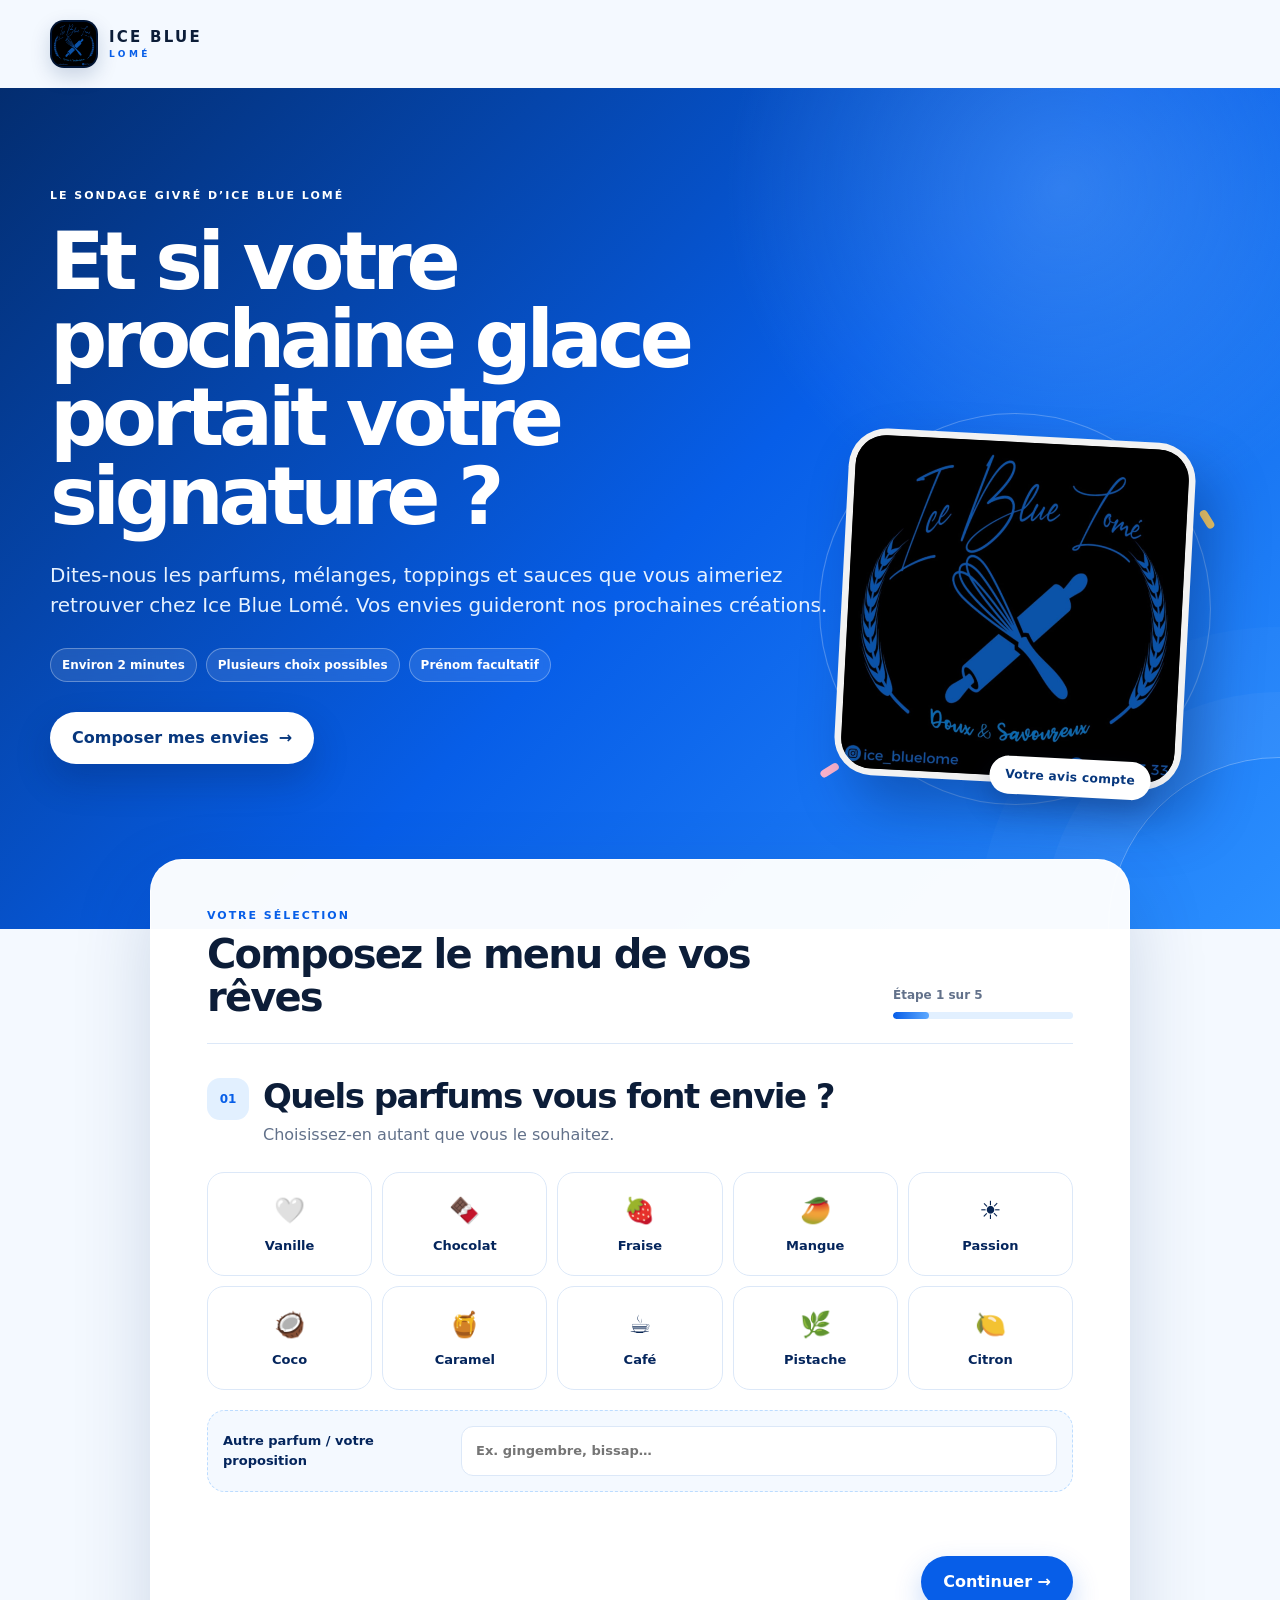
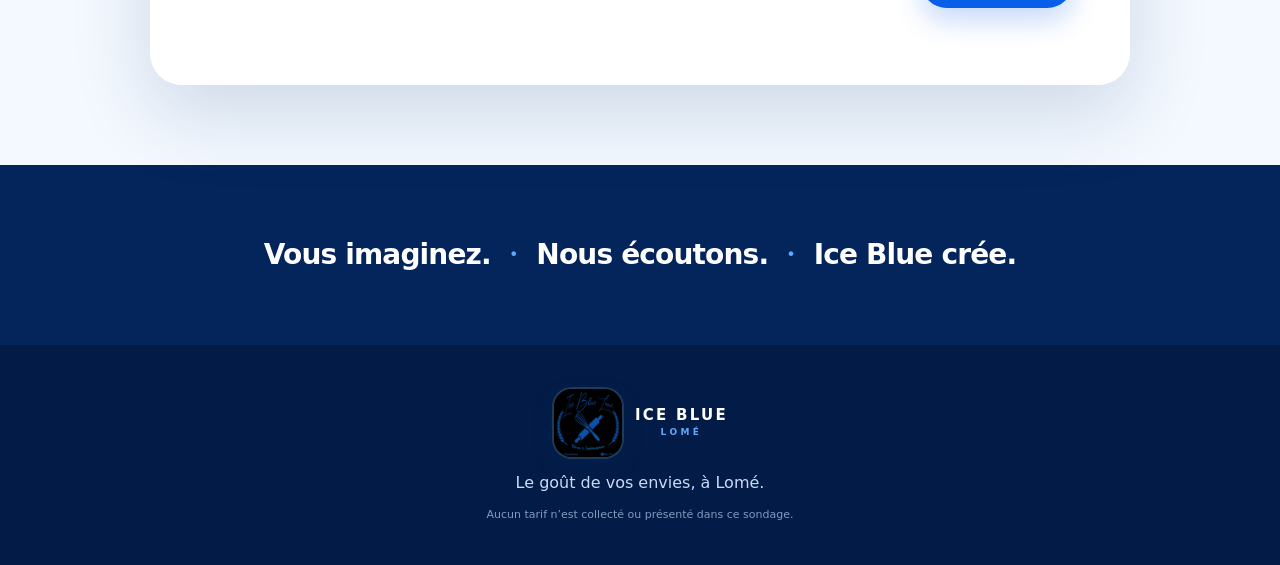
<file: index.html>
<!doctype html>
<html lang="fr">
  <head>
    <meta charset="utf-8" />
    <meta name="viewport" content="width=device-width, initial-scale=1" />
    <meta name="theme-color" content="#075ee8" />
    <meta
      name="description"
      content="Participez au sondage Ice Blue Lomé et composez les glaces, mélanges, toppings et sauces que vous aimeriez découvrir."
    />
    <title>Votre glace idéale | Ice Blue Lomé</title>
    <link rel="icon" type="image/jpeg" href="assets/logo-ice-blue-lome.jpeg" />
    <link rel="stylesheet" href="assets/styles.css" />
    <script src="assets/config.js"></script>
    <script src="assets/form.js" defer></script>
  </head>
  <body class="survey-page">
    <a class="skip-link" href="#sondage">Aller au sondage</a>

    <header class="site-header">
      <a class="brand" href="index.html" aria-label="Ice Blue Lomé, accueil">
        <img class="brand-logo-img" src="assets/logo-ice-blue-lome.jpeg" alt="" />
        <span class="brand-copy"><strong>ICE BLUE</strong><small>LOMÉ</small></span>
      </a>
    </header>

    <main>
      <section class="hero" aria-labelledby="hero-title">
        <div class="hero-copy">
          <p class="eyebrow">Le sondage givré d’Ice Blue Lomé</p>
          <h1 id="hero-title">Et si votre prochaine glace portait votre signature&nbsp;?</h1>
          <p class="hero-lead">
            Dites-nous les parfums, mélanges, toppings et sauces que vous aimeriez retrouver chez
            Ice Blue Lomé. Vos envies guideront nos prochaines créations.
          </p>
          <div class="hero-meta" aria-label="Informations sur le sondage">
            <span>Environ 2 minutes</span>
            <span>Plusieurs choix possibles</span>
            <span>Prénom facultatif</span>
          </div>
          <button class="button button-primary hero-cta" type="button" data-start>
            Composer mes envies <span aria-hidden="true">→</span>
          </button>
        </div>
        <div class="hero-art" aria-hidden="true">
          <div class="orbit orbit-one"></div>
          <div class="orbit orbit-two"></div>
          <div class="hero-logo-frame">
            <img src="assets/logo-ice-blue-lome.jpeg" alt="" />
            <span>Votre avis compte</span>
          </div>
          <span class="sprinkle sprinkle-one"></span>
          <span class="sprinkle sprinkle-two"></span>
          <span class="sprinkle sprinkle-three"></span>
        </div>
      </section>

      <section class="survey-shell" id="sondage" aria-labelledby="survey-title">
        <div class="survey-intro">
          <div>
            <p class="eyebrow eyebrow-blue">Votre sélection</p>
            <h2 id="survey-title">Composez le menu de vos rêves</h2>
          </div>
          <div class="step-status" aria-live="polite">
            <span id="step-label">Étape 1 sur 5</span>
            <div class="progress-track" aria-hidden="true"><span id="progress-bar"></span></div>
          </div>
        </div>

        <div class="demo-banner" id="demo-banner" hidden>
          <strong>Mode aperçu.</strong> Votre réponse reste uniquement sur cet appareil tant que le Google Sheet
          n’est pas connecté.
        </div>

        <form id="survey-form" novalidate>
          <input class="honeypot" type="text" name="website" tabindex="-1" autocomplete="off" />

          <section class="form-step is-active" data-step="1" aria-labelledby="step-1-title">
            <div class="step-heading">
              <span class="step-number">01</span>
              <div>
                <h3 id="step-1-title">Quels parfums vous font envie&nbsp;?</h3>
                <p>Choisissez-en autant que vous le souhaitez.</p>
              </div>
            </div>
            <fieldset class="choice-fieldset" data-required-group="flavors">
              <legend class="sr-only">Parfums préférés</legend>
              <div class="choice-grid">
                <label class="choice-card"><input type="checkbox" name="flavors" value="Vanille" /><span class="choice-emoji">🤍</span><span>Vanille</span></label>
                <label class="choice-card"><input type="checkbox" name="flavors" value="Chocolat" /><span class="choice-emoji">🍫</span><span>Chocolat</span></label>
                <label class="choice-card"><input type="checkbox" name="flavors" value="Fraise" /><span class="choice-emoji">🍓</span><span>Fraise</span></label>
                <label class="choice-card"><input type="checkbox" name="flavors" value="Mangue" /><span class="choice-emoji">🥭</span><span>Mangue</span></label>
                <label class="choice-card"><input type="checkbox" name="flavors" value="Fruit de la passion" /><span class="choice-emoji">☀️</span><span>Passion</span></label>
                <label class="choice-card"><input type="checkbox" name="flavors" value="Coco" /><span class="choice-emoji">🥥</span><span>Coco</span></label>
                <label class="choice-card"><input type="checkbox" name="flavors" value="Caramel" /><span class="choice-emoji">🍯</span><span>Caramel</span></label>
                <label class="choice-card"><input type="checkbox" name="flavors" value="Café" /><span class="choice-emoji">☕</span><span>Café</span></label>
                <label class="choice-card"><input type="checkbox" name="flavors" value="Pistache" /><span class="choice-emoji">🌿</span><span>Pistache</span></label>
                <label class="choice-card"><input type="checkbox" name="flavors" value="Citron" /><span class="choice-emoji">🍋</span><span>Citron</span></label>
              </div>
            </fieldset>
            <label class="other-field">
              <span>Autre parfum / votre proposition</span>
              <input type="text" name="otherFlavor" maxlength="120" placeholder="Ex. gingembre, bissap…" />
            </label>
            <p class="field-error" data-error="flavors" role="alert"></p>
          </section>

          <section class="form-step" data-step="2" aria-labelledby="step-2-title" hidden>
            <div class="step-heading">
              <span class="step-number">02</span>
              <div>
                <h3 id="step-2-title">Quels mélanges aimeriez-vous goûter&nbsp;?</h3>
                <p>Sélectionnez les associations qui vous attirent.</p>
              </div>
            </div>
            <fieldset class="choice-fieldset" data-required-group="mixes">
              <legend class="sr-only">Mélanges de saveurs préférés</legend>
              <div class="choice-grid choice-grid-wide">
                <label class="choice-card choice-card-text"><input type="checkbox" name="mixes" value="Vanille + chocolat" /><span>Vanille</span><b>+</b><span>Chocolat</span></label>
                <label class="choice-card choice-card-text"><input type="checkbox" name="mixes" value="Fraise + vanille" /><span>Fraise</span><b>+</b><span>Vanille</span></label>
                <label class="choice-card choice-card-text"><input type="checkbox" name="mixes" value="Mangue + passion" /><span>Mangue</span><b>+</b><span>Passion</span></label>
                <label class="choice-card choice-card-text"><input type="checkbox" name="mixes" value="Coco + chocolat" /><span>Coco</span><b>+</b><span>Chocolat</span></label>
                <label class="choice-card choice-card-text"><input type="checkbox" name="mixes" value="Caramel + café" /><span>Caramel</span><b>+</b><span>Café</span></label>
                <label class="choice-card choice-card-text"><input type="checkbox" name="mixes" value="Pistache + chocolat" /><span>Pistache</span><b>+</b><span>Chocolat</span></label>
                <label class="choice-card choice-card-text"><input type="checkbox" name="mixes" value="Je préfère un seul parfum" /><span>Je préfère</span><b>1</b><span>seul parfum</span></label>
              </div>
            </fieldset>
            <label class="other-field featured-other">
              <span>Autre mélange / votre proposition</span>
              <input type="text" name="otherMix" maxlength="160" placeholder="Ex. coco + passion" />
            </label>
            <p class="field-error" data-error="mixes" role="alert"></p>
          </section>

          <section class="form-step" data-step="3" aria-labelledby="step-3-title" hidden>
            <div class="step-heading">
              <span class="step-number">03</span>
              <div>
                <h3 id="step-3-title">Ajoutons du croquant</h3>
                <p>Quels toppings aimeriez-vous ajouter à votre glace&nbsp;?</p>
              </div>
            </div>
            <fieldset class="choice-fieldset" data-required-group="toppings">
              <legend class="sr-only">Toppings préférés</legend>
              <div class="choice-grid">
                <label class="choice-card"><input type="checkbox" name="toppings" value="Brisures de biscuits chocolatés" /><span class="choice-emoji">🍪</span><span>Biscuits chocolatés</span></label>
                <label class="choice-card"><input type="checkbox" name="toppings" value="Brisures de spéculoos" /><span class="choice-emoji">✨</span><span>Spéculoos</span></label>
                <label class="choice-card"><input type="checkbox" name="toppings" value="Éclats de chocolat" /><span class="choice-emoji">🍫</span><span>Éclats de chocolat</span></label>
                <label class="choice-card"><input type="checkbox" name="toppings" value="Fruits frais" /><span class="choice-emoji">🍓</span><span>Fruits frais</span></label>
                <label class="choice-card"><input type="checkbox" name="toppings" value="Noisettes" /><span class="choice-emoji">🌰</span><span>Noisettes</span></label>
                <label class="choice-card"><input type="checkbox" name="toppings" value="Cacahuètes" /><span class="choice-emoji">🥜</span><span>Cacahuètes</span></label>
                <label class="choice-card"><input type="checkbox" name="toppings" value="Copeaux de coco" /><span class="choice-emoji">🥥</span><span>Copeaux de coco</span></label>
                <label class="choice-card"><input type="checkbox" name="toppings" value="Mini-guimauves" /><span class="choice-emoji">☁️</span><span>Mini-guimauves</span></label>
                <label class="choice-card"><input type="checkbox" name="toppings" value="Vermicelles colorés" /><span class="choice-emoji">🎉</span><span>Vermicelles</span></label>
                <label class="choice-card"><input type="checkbox" name="toppings" value="Sans topping" /><span class="choice-emoji">○</span><span>Sans topping</span></label>
              </div>
            </fieldset>
            <label class="other-field featured-other">
              <span>Autre topping / votre proposition</span>
              <input type="text" name="otherTopping" maxlength="160" placeholder="Écrivez votre idée ici" />
            </label>
            <p class="field-error" data-error="toppings" role="alert"></p>
          </section>

          <section class="form-step" data-step="4" aria-labelledby="step-4-title" hidden>
            <div class="step-heading">
              <span class="step-number">04</span>
              <div>
                <h3 id="step-4-title">La touche finale&nbsp;: la sauce</h3>
                <p>Lesquelles vous feraient fondre&nbsp;?</p>
              </div>
            </div>
            <fieldset class="choice-fieldset" data-required-group="sauces">
              <legend class="sr-only">Sauces préférées</legend>
              <div class="choice-grid">
                <label class="choice-card"><input type="checkbox" name="sauces" value="Chocolat" /><span class="choice-emoji">🍫</span><span>Chocolat</span></label>
                <label class="choice-card"><input type="checkbox" name="sauces" value="Caramel" /><span class="choice-emoji">🍯</span><span>Caramel</span></label>
                <label class="choice-card"><input type="checkbox" name="sauces" value="Fruits rouges" /><span class="choice-emoji">🍓</span><span>Fruits rouges</span></label>
                <label class="choice-card"><input type="checkbox" name="sauces" value="Mangue" /><span class="choice-emoji">🥭</span><span>Mangue</span></label>
                <label class="choice-card"><input type="checkbox" name="sauces" value="Passion" /><span class="choice-emoji">☀️</span><span>Passion</span></label>
                <label class="choice-card"><input type="checkbox" name="sauces" value="Chocolat blanc" /><span class="choice-emoji">🤍</span><span>Chocolat blanc</span></label>
                <label class="choice-card"><input type="checkbox" name="sauces" value="Noisette-cacao" /><span class="choice-emoji">🌰</span><span>Noisette-cacao</span></label>
                <label class="choice-card"><input type="checkbox" name="sauces" value="Sans sauce" /><span class="choice-emoji">○</span><span>Sans sauce</span></label>
              </div>
            </fieldset>
            <label class="other-field featured-other">
              <span>Autre sauce / votre proposition</span>
              <input type="text" name="otherSauce" maxlength="160" placeholder="Écrivez votre idée ici" />
            </label>
            <p class="field-error" data-error="sauces" role="alert"></p>
          </section>

          <section class="form-step" data-step="5" aria-labelledby="step-5-title" hidden>
            <div class="step-heading">
              <span class="step-number">05</span>
              <div>
                <h3 id="step-5-title">Un dernier mot avant de déguster</h3>
                <p>Ces informations nous aident à mieux comprendre les réponses.</p>
              </div>
            </div>
            <div class="profile-grid">
              <label class="text-field">
                <span>Votre prénom <small>Facultatif</small></span>
                <input type="text" name="firstName" maxlength="80" autocomplete="given-name" placeholder="Votre prénom" />
              </label>
              <label class="text-field">
                <span>Votre tranche d’âge <small>Facultatif</small></span>
                <select name="ageRange">
                  <option value="">Sélectionner</option>
                  <option>Moins de 18 ans</option>
                  <option>18–24 ans</option>
                  <option>25–34 ans</option>
                  <option>35–44 ans</option>
                  <option>45 ans et plus</option>
                </select>
              </label>
              <label class="text-field profile-full">
                <span>À quelle fréquence prenez-vous une glace&nbsp;? <small>Facultatif</small></span>
                <select name="frequency">
                  <option value="">Sélectionner</option>
                  <option>Plusieurs fois par semaine</option>
                  <option>Environ une fois par semaine</option>
                  <option>Quelques fois par mois</option>
                  <option>Occasionnellement</option>
                </select>
              </label>
              <label class="text-field profile-full">
                <span>Une nouveauté ou une idée à nous souffler&nbsp;? <small>Facultatif</small></span>
                <textarea name="suggestion" maxlength="500" rows="4" placeholder="Une présentation, une association ou une envie particulière…"></textarea>
              </label>
            </div>
            <label class="consent-field">
              <input type="checkbox" name="consent" required />
              <span>J’accepte que mes réponses soient utilisées par Ice Blue Lomé pour analyser les préférences de sa clientèle.</span>
            </label>
            <p class="field-error" data-error="consent" role="alert"></p>
          </section>

          <div class="form-actions">
            <button class="button button-secondary" type="button" data-prev hidden>← Retour</button>
            <button class="button button-primary" type="button" data-next>Continuer →</button>
            <button class="button button-primary" type="submit" data-submit hidden>
              <span class="submit-label">Envoyer mes choix</span>
              <span class="submit-loading" hidden>Envoi en cours…</span>
            </button>
          </div>
          <p class="form-status" id="form-status" role="status" aria-live="polite"></p>
        </form>

        <section class="success-card" id="success-card" hidden tabindex="-1">
          <div class="success-icon" aria-hidden="true">✓</div>
          <p class="eyebrow eyebrow-blue">Merci pour votre participation</p>
          <h3>Votre composition est entre de bonnes mains.</h3>
          <p>Votre réponse aidera Ice Blue Lomé à imaginer des créations qui vous ressemblent.</p>
          <button class="button button-secondary" type="button" data-restart>Envoyer une autre réponse</button>
        </section>
      </section>

      <section class="promise-strip" aria-label="Notre démarche">
        <p>Vous imaginez.</p><span aria-hidden="true">•</span><p>Nous écoutons.</p><span aria-hidden="true">•</span><p>Ice Blue crée.</p>
      </section>
    </main>

    <footer class="site-footer">
      <div class="brand brand-footer"><img class="brand-logo-img footer-logo" src="assets/logo-ice-blue-lome.jpeg" alt="Logo Ice Blue Lomé" /><span class="brand-copy"><strong>ICE BLUE</strong><small>LOMÉ</small></span></div>
      <p>Le goût de vos envies, à Lomé.</p>
      <p class="footer-note">Aucun tarif n’est collecté ou présenté dans ce sondage.</p>
    </footer>
  </body>
</html>
</file>
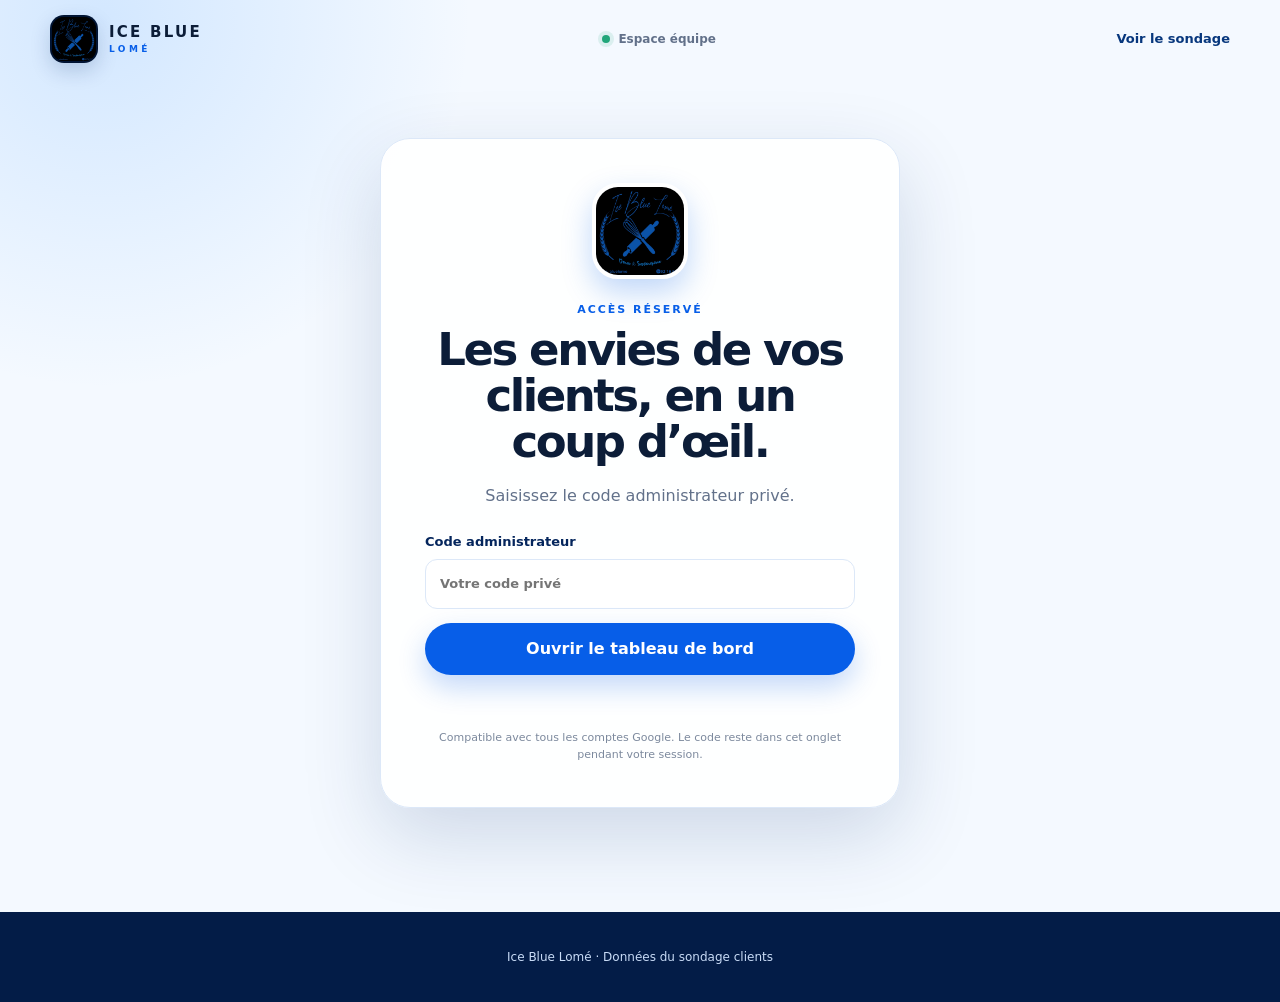
<file: admin.html>
<!doctype html>
<html lang="fr">
  <head>
    <meta charset="utf-8" />
    <meta name="viewport" content="width=device-width, initial-scale=1" />
    <meta name="theme-color" content="#075ee8" />
    <meta name="robots" content="noindex, nofollow" />
    <meta name="description" content="Tableau de bord privé du sondage Ice Blue Lomé." />
    <title>Tableau de bord | Ice Blue Lomé</title>
    <link rel="icon" type="image/jpeg" href="assets/logo-ice-blue-lome.jpeg" />
    <link rel="stylesheet" href="assets/styles.css" />
    <script src="assets/config.js"></script>
    <script src="assets/admin.js?v=20260926-4" defer></script>
  </head>
  <body class="admin-page">
    <a class="skip-link" href="#dashboard">Aller au tableau de bord</a>
    <header class="site-header admin-header">
      <a class="brand" href="index.html" aria-label="Ice Blue Lomé, formulaire">
        <img class="brand-logo-img" src="assets/logo-ice-blue-lome.jpeg" alt="" />
        <span class="brand-copy"><strong>ICE BLUE</strong><small>LOMÉ</small></span>
      </a>
      <div class="admin-title"><span class="status-dot"></span>Espace équipe</div>
      <a class="quiet-link" href="index.html">Voir le sondage</a>
    </header>

    <main class="admin-main" id="dashboard">
      <section class="login-card" id="login-card" aria-labelledby="login-title">
        <img class="login-logo" src="assets/logo-ice-blue-lome.jpeg" alt="Logo Ice Blue Lomé" />
        <p class="eyebrow eyebrow-blue">Accès réservé</p>
        <h1 id="login-title">Les envies de vos clients, en un coup d’œil.</h1>
        <p>Saisissez le code administrateur privé.</p>
        <form id="login-form">
          <label class="text-field">
            <span>Code administrateur</span>
            <input type="password" name="adminKey" autocomplete="current-password" required placeholder="Votre code privé" />
          </label>
          <button class="button button-primary button-full" type="submit">Ouvrir le tableau de bord</button>
          <p class="field-error login-error" id="login-error" role="alert"></p>
        </form>
        <div class="demo-login" id="demo-login" hidden>
          <span>ou</span>
          <button class="button button-secondary button-full" type="button" id="demo-button">Voir les données de démonstration</button>
        </div>
        <p class="login-footnote">Compatible avec tous les comptes Google. Le code reste dans cet onglet pendant votre session.</p>
      </section>

      <div class="dashboard-content" id="dashboard-content" hidden>
        <section class="dashboard-topline">
          <div>
            <p class="eyebrow eyebrow-blue">Tableau de bord du sondage</p>
            <h1>Ce que Lomé aimerait déguster</h1>
            <p id="dashboard-period">Mise à jour des résultats…</p>
          </div>
          <div class="dashboard-actions">
            <span class="mode-pill" id="mode-pill">Données en direct</span>
            <button class="icon-button" type="button" id="refresh-button" aria-label="Actualiser les résultats">↻ <span>Actualiser</span></button>
            <button class="icon-button" type="button" id="logout-button">Quitter</button>
          </div>
        </section>

        <div class="admin-notice" id="admin-notice" hidden></div>

        <section class="metric-grid" aria-label="Chiffres clés">
          <article class="metric-card metric-primary"><span>Réponses reçues</span><strong id="total-responses">0</strong><small>participations au total</small></article>
          <article class="metric-card"><span>Parfum n°1</span><strong id="top-flavor">—</strong><small id="top-flavor-share">Aucune donnée</small></article>
          <article class="metric-card"><span>Mélange n°1</span><strong id="top-mix">—</strong><small id="top-mix-share">Aucune donnée</small></article>
          <article class="metric-card"><span>Dernière réponse</span><strong id="last-response">—</strong><small id="last-response-time">En attente</small></article>
        </section>

        <section class="insights-card" aria-labelledby="insights-title">
          <div class="section-kicker">À retenir</div>
          <div><h2 id="insights-title">La synthèse Ice Blue</h2><div class="insight-list" id="insight-list"></div></div>
        </section>

        <section class="charts-grid" aria-label="Classements des préférences">
          <article class="chart-card"><div class="chart-heading"><div><span>01</span><h2>Parfums</h2></div><small>% des répondants</small></div><div class="bar-chart" id="chart-flavors"></div></article>
          <article class="chart-card"><div class="chart-heading"><div><span>02</span><h2>Mélanges</h2></div><small>% des répondants</small></div><div class="bar-chart" id="chart-mixes"></div></article>
          <article class="chart-card"><div class="chart-heading"><div><span>03</span><h2>Toppings</h2></div><small>% des répondants</small></div><div class="bar-chart" id="chart-toppings"></div></article>
          <article class="chart-card"><div class="chart-heading"><div><span>04</span><h2>Sauces</h2></div><small>% des répondants</small></div><div class="bar-chart" id="chart-sauces"></div></article>
        </section>

        <section class="suggestions-card" aria-labelledby="suggestions-title">
          <div><p class="eyebrow eyebrow-blue">Expressions libres</p><h2 id="suggestions-title">Les idées soufflées par les clients</h2></div>
          <div class="suggestion-cloud" id="suggestion-cloud"></div>
        </section>

        <p class="method-note">Un répondant peut sélectionner plusieurs options : les pourcentages d’une catégorie ne totalisent donc pas nécessairement 100 %.</p>
      </div>
    </main>

    <footer class="site-footer admin-footer"><p>Ice Blue Lomé · Données du sondage clients</p></footer>
  </body>
</html>
</file>
<file: assets/styles.css>
:root {
  --blue-950: #04255c;
  --blue-900: #07377d;
  --blue-700: #075ee8;
  --blue-600: #1478ff;
  --blue-400: #5da9ff;
  --blue-200: #bcdcff;
  --blue-100: #e2f0ff;
  --blue-050: #f4f9ff;
  --ink: #0c1d38;
  --muted: #62718a;
  --white: #ffffff;
  --line: #dce8f8;
  --success: #087c65;
  --danger: #b4233b;
  --shadow-sm: 0 10px 30px rgba(5, 48, 112, 0.08);
  --shadow-lg: 0 28px 80px rgba(3, 44, 107, 0.16);
  --radius-lg: 32px;
  --radius-md: 20px;
  --radius-sm: 12px;
  --max-width: 1180px;
  color-scheme: light;
}

* {
  box-sizing: border-box;
}

html {
  scroll-behavior: smooth;
}

body {
  margin: 0;
  min-width: 320px;
  background: var(--blue-050);
  color: var(--ink);
  font-family: Inter, ui-sans-serif, system-ui, -apple-system, BlinkMacSystemFont, "Segoe UI", sans-serif;
  line-height: 1.5;
  text-rendering: optimizeLegibility;
}

button,
input,
select,
textarea {
  font: inherit;
}

button,
a,
input,
select,
textarea {
  -webkit-tap-highlight-color: transparent;
}

button,
a {
  touch-action: manipulation;
}

a {
  color: inherit;
}

[hidden] {
  display: none !important;
}

.sr-only,
.honeypot {
  position: absolute !important;
  width: 1px !important;
  height: 1px !important;
  padding: 0 !important;
  margin: -1px !important;
  overflow: hidden !important;
  clip: rect(0, 0, 0, 0) !important;
  white-space: nowrap !important;
  border: 0 !important;
}

.skip-link {
  position: fixed;
  z-index: 100;
  top: 8px;
  left: 8px;
  transform: translateY(-150%);
  border-radius: 8px;
  background: var(--ink);
  color: var(--white);
  padding: 10px 14px;
}

.skip-link:focus {
  transform: translateY(0);
}

.site-header {
  position: relative;
  z-index: 10;
  display: flex;
  width: min(calc(100% - 32px), var(--max-width));
  margin: 0 auto;
  min-height: 88px;
  align-items: center;
  justify-content: space-between;
  gap: 20px;
}

.brand {
  display: inline-flex;
  align-items: center;
  gap: 11px;
  text-decoration: none;
}

.brand-mark {
  display: grid;
  width: 43px;
  height: 43px;
  place-items: center;
  border-radius: 50% 50% 50% 14px;
  background: var(--blue-700);
  color: var(--white);
  font-size: 12px;
  font-weight: 900;
  letter-spacing: -0.04em;
  transform: rotate(-5deg);
  box-shadow: 0 8px 20px rgba(7, 94, 232, 0.24);
}

.brand-logo-img {
  display: block;
  width: 48px;
  height: 48px;
  flex: 0 0 auto;
  border: 2px solid rgba(7, 94, 232, 0.22);
  border-radius: 14px;
  background: #000;
  object-fit: cover;
  box-shadow: 0 8px 20px rgba(7, 44, 102, 0.18);
}

.brand-copy {
  display: grid;
  line-height: 1;
}

.brand-copy strong {
  font-size: 15px;
  letter-spacing: 0.15em;
}

.brand-copy small {
  margin-top: 5px;
  color: var(--blue-700);
  font-size: 9px;
  font-weight: 800;
  letter-spacing: 0.38em;
}

.quiet-link {
  color: var(--blue-900);
  font-size: 13px;
  font-weight: 750;
  text-decoration: none;
}

.quiet-link:hover {
  text-decoration: underline;
  text-underline-offset: 4px;
}

.hero {
  position: relative;
  display: grid;
  min-height: 600px;
  overflow: hidden;
  align-items: center;
  background:
    radial-gradient(circle at 83% 12%, rgba(140, 198, 255, 0.3), transparent 26%),
    linear-gradient(135deg, #032d70 0%, #075ee8 53%, #2b8fff 100%);
  color: var(--white);
  isolation: isolate;
}

.hero::before {
  position: absolute;
  z-index: -1;
  width: 340px;
  height: 340px;
  right: -170px;
  bottom: -170px;
  border: 1px solid rgba(255, 255, 255, 0.3);
  border-radius: 50%;
  content: "";
  box-shadow: 0 0 0 65px rgba(255, 255, 255, 0.035), 0 0 0 130px rgba(255, 255, 255, 0.025);
}

.hero-copy {
  width: min(calc(100% - 40px), var(--max-width));
  margin: 0 auto;
  padding: 70px 0 210px;
}

.eyebrow {
  margin: 0 0 18px;
  font-size: 11px;
  font-weight: 850;
  letter-spacing: 0.18em;
  text-transform: uppercase;
}

.eyebrow-blue {
  color: var(--blue-700);
}

.hero h1 {
  max-width: 790px;
  margin: 0;
  font-size: clamp(42px, 9vw, 80px);
  font-weight: 840;
  letter-spacing: -0.065em;
  line-height: 0.98;
}

.hero-lead {
  max-width: 620px;
  margin: 24px 0 0;
  color: #e5f1ff;
  font-size: clamp(17px, 2vw, 20px);
}

.hero-meta {
  display: flex;
  margin-top: 28px;
  flex-wrap: wrap;
  gap: 9px;
}

.hero-meta span {
  border: 1px solid rgba(255, 255, 255, 0.3);
  border-radius: 999px;
  background: rgba(255, 255, 255, 0.1);
  padding: 7px 11px;
  font-size: 12px;
  font-weight: 650;
  backdrop-filter: blur(6px);
}

.button {
  display: inline-flex;
  min-height: 52px;
  align-items: center;
  justify-content: center;
  gap: 10px;
  border: 0;
  border-radius: 999px;
  padding: 13px 22px;
  cursor: pointer;
  font-weight: 780;
  text-decoration: none;
  transition: transform 160ms ease, box-shadow 160ms ease, background 160ms ease;
}

.button:hover:not(:disabled) {
  transform: translateY(-2px);
}

.button:focus-visible,
.icon-button:focus-visible,
input:focus-visible,
select:focus-visible,
textarea:focus-visible,
.choice-card:has(input:focus-visible) {
  outline: 3px solid #f7ba37;
  outline-offset: 3px;
}

.button:disabled {
  cursor: wait;
  opacity: 0.66;
}

.button-primary {
  background: var(--blue-700);
  color: var(--white);
  box-shadow: 0 12px 28px rgba(7, 94, 232, 0.24);
}

.hero .button-primary {
  background: var(--white);
  color: var(--blue-900);
  box-shadow: 0 16px 36px rgba(0, 24, 69, 0.22);
}

.button-secondary {
  border: 1px solid var(--line);
  background: var(--white);
  color: var(--blue-900);
}

.button-full {
  width: 100%;
}

.hero-cta {
  margin-top: 30px;
}

.hero-art {
  position: absolute;
  right: max(7vw, calc((100vw - var(--max-width)) / 2));
  bottom: 52px;
  width: 270px;
  height: 260px;
}

.hero-logo-frame {
  position: absolute;
  z-index: 2;
  inset: 20px;
  border: 6px solid rgba(255, 255, 255, 0.95);
  border-radius: 34px;
  background: #000;
  box-shadow: 18px 26px 48px rgba(0, 29, 86, 0.34);
  transform: rotate(3deg);
}

.hero-logo-frame img {
  display: block;
  width: 100%;
  height: 100%;
  border-radius: 27px;
  object-fit: cover;
}

.hero-logo-frame span {
  position: absolute;
  right: 20px;
  bottom: -16px;
  border-radius: 999px;
  background: var(--white);
  color: var(--blue-900);
  padding: 9px 14px;
  font-size: 11px;
  font-weight: 850;
  letter-spacing: 0.02em;
  box-shadow: 0 10px 24px rgba(0, 29, 86, 0.28);
}

.cup {
  position: absolute;
  right: 22px;
  bottom: 0;
  width: 150px;
  height: 142px;
  border-radius: 16px 16px 48px 48px;
  background: linear-gradient(145deg, #ffffff 0%, #cfe7ff 100%);
  box-shadow: 18px 26px 48px rgba(0, 29, 86, 0.34);
  transform: rotate(7deg);
}

.cup::after {
  position: absolute;
  top: 0;
  left: 8px;
  right: 8px;
  height: 12px;
  border-radius: 50%;
  background: #d8eaff;
  content: "";
}

.cup-label {
  position: absolute;
  top: 45px;
  left: 0;
  width: 100%;
  color: var(--blue-700);
  font-size: 16px;
  font-weight: 950;
  letter-spacing: 0.08em;
  line-height: 0.92;
  text-align: center;
}

.scoop {
  position: absolute;
  z-index: 2;
  width: 92px;
  height: 92px;
  border-radius: 48% 52% 45% 55%;
  box-shadow: inset -12px -12px 24px rgba(0, 32, 92, 0.13), 4px 10px 18px rgba(0, 38, 103, 0.16);
}

.scoop-one {
  top: -70px;
  left: 2px;
  background: #fff8e7;
  transform: rotate(-12deg);
}

.scoop-two {
  top: -72px;
  right: -2px;
  background: #64acff;
  transform: rotate(13deg);
}

.scoop-three {
  top: -122px;
  left: 30px;
  background: #f7b6ca;
}

.orbit {
  position: absolute;
  border: 1px solid rgba(255, 255, 255, 0.25);
  border-radius: 50%;
}

.orbit-one {
  inset: 0;
}

.orbit-two {
  inset: 36px;
}

.sprinkle {
  position: absolute;
  width: 9px;
  height: 25px;
  border-radius: 999px;
  background: #fff;
}

.sprinkle-one { top: 28px; left: 30px; transform: rotate(25deg); }
.sprinkle-two { top: 86px; right: 0; width: 7px; height: 18px; background: #ffd263; transform: rotate(-32deg); }
.sprinkle-three { bottom: 22px; left: 6px; width: 7px; height: 18px; background: #ffb5ce; transform: rotate(58deg); }

.survey-shell {
  position: relative;
  z-index: 2;
  width: min(calc(100% - 24px), 980px);
  min-height: 540px;
  margin: -34px auto 80px;
  border: 1px solid rgba(255, 255, 255, 0.9);
  border-radius: var(--radius-lg);
  background: rgba(255, 255, 255, 0.97);
  padding: 28px 18px;
  box-shadow: var(--shadow-lg);
}

.survey-intro {
  display: grid;
  gap: 20px;
  padding-bottom: 24px;
  border-bottom: 1px solid var(--line);
}

.survey-intro h2,
.step-heading h3,
.success-card h3,
.dashboard-topline h1,
.insights-card h2,
.chart-heading h2,
.suggestions-card h2 {
  margin: 0;
  letter-spacing: -0.045em;
  line-height: 1.08;
}

.survey-intro h2 {
  font-size: clamp(27px, 4vw, 40px);
}

.survey-intro .eyebrow {
  margin-bottom: 8px;
}

.step-status {
  min-width: 180px;
  color: var(--muted);
  font-size: 12px;
  font-weight: 750;
}

.progress-track {
  height: 7px;
  margin-top: 8px;
  overflow: hidden;
  border-radius: 999px;
  background: var(--blue-100);
}

.progress-track span {
  display: block;
  width: 20%;
  height: 100%;
  border-radius: inherit;
  background: linear-gradient(90deg, var(--blue-700), var(--blue-400));
  transition: width 260ms ease;
}

.demo-banner,
.admin-notice {
  margin-top: 18px;
  border: 1px solid #f1d38b;
  border-radius: 13px;
  background: #fff8df;
  color: #6e5013;
  padding: 12px 14px;
  font-size: 13px;
}

.form-step {
  animation: step-in 260ms ease both;
  padding: 34px 0 10px;
}

@keyframes step-in {
  from { opacity: 0; transform: translateY(8px); }
  to { opacity: 1; transform: translateY(0); }
}

.step-heading {
  display: flex;
  align-items: flex-start;
  gap: 14px;
  margin-bottom: 25px;
}

.step-number {
  display: grid;
  width: 42px;
  height: 42px;
  flex: 0 0 auto;
  place-items: center;
  border-radius: 13px;
  background: var(--blue-100);
  color: var(--blue-700);
  font-size: 12px;
  font-weight: 850;
}

.step-heading h3 {
  font-size: clamp(24px, 4vw, 34px);
}

.step-heading p {
  margin: 8px 0 0;
  color: var(--muted);
}

.choice-fieldset {
  margin: 0;
  border: 0;
  padding: 0;
}

.choice-grid {
  display: grid;
  grid-template-columns: repeat(2, minmax(0, 1fr));
  gap: 10px;
}

.choice-card {
  position: relative;
  display: flex;
  min-height: 104px;
  align-items: center;
  justify-content: center;
  gap: 7px;
  border: 1.5px solid var(--line);
  border-radius: 17px;
  background: var(--white);
  padding: 13px 10px;
  cursor: pointer;
  color: var(--blue-950);
  font-size: 13px;
  font-weight: 750;
  text-align: center;
  transition: border 150ms ease, box-shadow 150ms ease, transform 150ms ease, background 150ms ease;
}

.choice-card:hover {
  border-color: var(--blue-400);
  transform: translateY(-2px);
  box-shadow: var(--shadow-sm);
}

.choice-card.is-selected,
.choice-card:has(input:checked) {
  border-color: var(--blue-700);
  background: var(--blue-050);
  box-shadow: inset 0 0 0 1px var(--blue-700), 0 10px 24px rgba(7, 94, 232, 0.1);
}

.choice-card.is-selected::after,
.choice-card:has(input:checked)::after {
  position: absolute;
  top: 8px;
  right: 8px;
  display: grid;
  width: 19px;
  height: 19px;
  place-items: center;
  border-radius: 50%;
  background: var(--blue-700);
  color: var(--white);
  content: "✓";
  font-size: 11px;
}

.choice-card input {
  position: absolute;
  opacity: 0;
  pointer-events: none;
}

.choice-emoji {
  display: block;
  font-size: 25px;
  filter: saturate(0.85);
}

.choice-card:not(.choice-card-text) {
  flex-direction: column;
}

.choice-card-text {
  min-height: 92px;
  flex-wrap: wrap;
}

.choice-card-text b {
  display: grid;
  width: 24px;
  height: 24px;
  place-items: center;
  border-radius: 50%;
  background: var(--blue-100);
  color: var(--blue-700);
  font-size: 11px;
}

.other-field,
.text-field {
  display: grid;
  gap: 8px;
  color: var(--blue-950);
  font-size: 13px;
  font-weight: 750;
}

.other-field {
  margin-top: 20px;
  border: 1px dashed var(--blue-200);
  border-radius: 18px;
  background: var(--blue-050);
  padding: 15px;
}

.other-field input,
.text-field input,
.text-field select,
.text-field textarea {
  width: 100%;
  min-height: 50px;
  border: 1px solid var(--line);
  border-radius: 12px;
  background: var(--white);
  color: var(--ink);
  padding: 12px 14px;
  outline: none;
}

.text-field textarea {
  min-height: 112px;
  resize: vertical;
}

.other-field input:focus,
.text-field input:focus,
.text-field select:focus,
.text-field textarea:focus {
  border-color: var(--blue-600);
  box-shadow: 0 0 0 4px rgba(20, 120, 255, 0.11);
}

.text-field small {
  margin-left: 5px;
  color: var(--muted);
  font-size: 10px;
  font-weight: 650;
  text-transform: uppercase;
}

.profile-grid {
  display: grid;
  gap: 17px;
}

.consent-field {
  display: flex;
  margin-top: 22px;
  align-items: flex-start;
  gap: 11px;
  color: var(--muted);
  font-size: 12px;
  cursor: pointer;
}

.consent-field input {
  width: 20px;
  height: 20px;
  flex: 0 0 auto;
  margin: 0;
  accent-color: var(--blue-700);
}

.field-error,
.form-status {
  min-height: 19px;
  margin: 9px 0 0;
  color: var(--danger);
  font-size: 12px;
  font-weight: 700;
}

.form-actions {
  display: flex;
  margin-top: 26px;
  justify-content: space-between;
  gap: 12px;
}

.form-actions [data-next],
.form-actions [data-submit] {
  margin-left: auto;
}

.success-card {
  max-width: 630px;
  margin: 45px auto;
  padding: 28px 12px;
  text-align: center;
}

.success-icon {
  display: grid;
  width: 74px;
  height: 74px;
  margin: 0 auto 22px;
  place-items: center;
  border-radius: 50%;
  background: var(--blue-100);
  color: var(--blue-700);
  font-size: 31px;
  font-weight: 900;
  box-shadow: 0 0 0 11px var(--blue-050);
}

.success-card .eyebrow {
  margin-top: 34px;
  margin-bottom: 10px;
}

.success-card h3 {
  font-size: clamp(30px, 5vw, 46px);
}

.success-card p:not(.eyebrow) {
  max-width: 510px;
  margin: 17px auto 25px;
  color: var(--muted);
}

.promise-strip {
  display: flex;
  min-height: 180px;
  align-items: center;
  justify-content: center;
  gap: 18px;
  background: var(--blue-950);
  color: var(--white);
  padding: 30px 18px;
  text-align: center;
}

.promise-strip p {
  margin: 0;
  font-size: clamp(18px, 3vw, 28px);
  font-weight: 800;
  letter-spacing: -0.03em;
}

.promise-strip span {
  color: var(--blue-400);
}

.site-footer {
  display: grid;
  place-items: center;
  gap: 12px;
  background: #031c47;
  color: #c9dcf7;
  padding: 42px 18px;
  text-align: center;
}

.site-footer p {
  margin: 0;
}

.brand-footer .brand-copy strong { color: var(--white); }
.brand-footer .brand-copy small { color: var(--blue-400); }

.footer-logo {
  width: 72px;
  height: 72px;
  border-color: rgba(93, 169, 255, 0.35);
  border-radius: 20px;
}

.footer-note {
  color: #829bc0;
  font-size: 11px;
}

/* Tableau de bord */
.admin-page {
  min-height: 100vh;
  background:
    radial-gradient(circle at 8% 2%, rgba(93, 169, 255, 0.22), transparent 24%),
    var(--blue-050);
}

.admin-header {
  min-height: 78px;
}

.admin-title {
  display: none;
  align-items: center;
  gap: 8px;
  color: var(--muted);
  font-size: 12px;
  font-weight: 750;
}

.status-dot {
  width: 8px;
  height: 8px;
  border-radius: 50%;
  background: #21a67a;
  box-shadow: 0 0 0 4px rgba(33, 166, 122, 0.12);
}

.admin-main {
  width: min(calc(100% - 24px), var(--max-width));
  min-height: calc(100vh - 168px);
  margin: 0 auto;
  padding: 36px 0 80px;
}

.login-card {
  max-width: 520px;
  margin: 24px auto;
  border: 1px solid var(--line);
  border-radius: 30px;
  background: rgba(255, 255, 255, 0.95);
  padding: 30px 22px;
  box-shadow: var(--shadow-lg);
  text-align: center;
}

.login-symbol {
  display: grid;
  width: 58px;
  height: 58px;
  margin: 0 auto 23px;
  place-items: center;
  border-radius: 50% 50% 50% 17px;
  background: var(--blue-700);
  color: var(--white);
  font-size: 15px;
  font-weight: 900;
  box-shadow: 0 13px 30px rgba(7, 94, 232, 0.25);
}

.login-logo {
  display: block;
  width: 96px;
  height: 96px;
  margin: 0 auto 23px;
  border: 4px solid var(--white);
  border-radius: 26px;
  background: #000;
  object-fit: cover;
  box-shadow: 0 13px 30px rgba(7, 94, 232, 0.25);
}

.login-card .eyebrow {
  margin-bottom: 8px;
}

.login-card h1 {
  margin: 0;
  font-size: clamp(30px, 6vw, 45px);
  letter-spacing: -0.055em;
  line-height: 1.03;
}

.login-card > p:not(.eyebrow) {
  margin: 18px auto 24px;
  color: var(--muted);
}

.login-card form {
  display: grid;
  gap: 14px;
  text-align: left;
}

.login-error {
  margin: 0;
  text-align: center;
}

.demo-login {
  display: grid;
  gap: 10px;
  margin-top: 10px;
}

.demo-login > span {
  color: var(--muted);
  font-size: 12px;
}

.login-card .login-footnote {
  margin: 22px 0 0 !important;
  color: #7c899d !important;
  font-size: 11px;
}

.dashboard-topline {
  display: grid;
  gap: 20px;
  align-items: end;
  margin-bottom: 28px;
}

.dashboard-topline .eyebrow {
  margin-bottom: 8px;
}

.dashboard-topline h1 {
  max-width: 730px;
  font-size: clamp(38px, 7vw, 68px);
}

.dashboard-topline p:last-child {
  margin: 13px 0 0;
  color: var(--muted);
  font-size: 13px;
}

.dashboard-actions {
  display: flex;
  flex-wrap: wrap;
  gap: 9px;
}

.mode-pill {
  display: inline-flex;
  min-height: 42px;
  align-items: center;
  border-radius: 999px;
  background: #daf6ed;
  color: #096c57;
  padding: 9px 13px;
  font-size: 11px;
  font-weight: 800;
}

.icon-button {
  min-height: 42px;
  border: 1px solid var(--line);
  border-radius: 999px;
  background: var(--white);
  color: var(--blue-900);
  padding: 9px 13px;
  cursor: pointer;
  font-size: 12px;
  font-weight: 750;
}

.admin-notice {
  margin: -10px 0 20px;
}

.metric-grid {
  display: grid;
  grid-template-columns: repeat(2, minmax(0, 1fr));
  gap: 10px;
  margin-bottom: 18px;
}

.metric-card {
  display: flex;
  min-height: 155px;
  flex-direction: column;
  justify-content: space-between;
  border: 1px solid var(--line);
  border-radius: var(--radius-md);
  background: var(--white);
  padding: 17px;
  box-shadow: var(--shadow-sm);
}

.metric-card > span,
.metric-card > small {
  color: var(--muted);
  font-size: 11px;
  font-weight: 700;
}

.metric-card strong {
  overflow: hidden;
  font-size: clamp(23px, 5vw, 40px);
  letter-spacing: -0.055em;
  line-height: 1;
  text-overflow: ellipsis;
}

.metric-primary {
  border-color: var(--blue-700);
  background: linear-gradient(135deg, var(--blue-900), var(--blue-700));
  color: var(--white);
}

.metric-primary > span,
.metric-primary > small {
  color: #cfe4ff;
}

.insights-card {
  display: grid;
  gap: 22px;
  margin: 18px 0;
  border-radius: 25px;
  background: var(--blue-950);
  color: var(--white);
  padding: 25px 20px;
  box-shadow: var(--shadow-sm);
}

.section-kicker {
  color: var(--blue-400);
  font-size: 11px;
  font-weight: 850;
  letter-spacing: 0.16em;
  text-transform: uppercase;
}

.insights-card h2 {
  font-size: clamp(26px, 4vw, 38px);
}

.insight-list {
  display: grid;
  margin-top: 20px;
  gap: 12px;
}

.insight-item {
  display: grid;
  grid-template-columns: 32px 1fr;
  gap: 11px;
  align-items: start;
  border-top: 1px solid rgba(255, 255, 255, 0.12);
  padding-top: 12px;
}

.insight-item span {
  color: var(--blue-400);
  font-size: 11px;
  font-weight: 850;
}

.insight-item p {
  margin: 0;
  color: #e3edfb;
  font-size: 14px;
}

.charts-grid {
  display: grid;
  gap: 18px;
}

.chart-card,
.suggestions-card {
  border: 1px solid var(--line);
  border-radius: 25px;
  background: var(--white);
  padding: 21px 17px;
  box-shadow: var(--shadow-sm);
}

.chart-heading {
  display: flex;
  align-items: flex-end;
  justify-content: space-between;
  gap: 12px;
  margin-bottom: 24px;
}

.chart-heading > div {
  display: flex;
  align-items: center;
  gap: 9px;
}

.chart-heading > div > span {
  color: var(--blue-600);
  font-size: 10px;
  font-weight: 850;
}

.chart-heading h2 {
  font-size: 26px;
}

.chart-heading small {
  color: var(--muted);
  font-size: 10px;
}

.bar-chart {
  display: grid;
  gap: 17px;
}

.bar-label {
  display: grid;
  grid-template-columns: 28px minmax(0, 1fr) auto;
  gap: 7px;
  align-items: baseline;
  margin-bottom: 7px;
}

.bar-label .rank {
  color: var(--blue-600);
  font-size: 9px;
  font-weight: 850;
}

.bar-label strong {
  overflow: hidden;
  color: var(--blue-950);
  font-size: 12px;
  text-overflow: ellipsis;
  white-space: nowrap;
}

.bar-label > span:last-child {
  color: var(--muted);
  font-size: 9px;
}

.bar-track {
  position: relative;
  height: 20px;
  overflow: hidden;
  border-radius: 999px;
  background: var(--blue-050);
}

.bar-track > span {
  display: block;
  height: 100%;
  border-radius: inherit;
  background: linear-gradient(90deg, var(--blue-700), var(--blue-400));
  animation: grow-bar 650ms ease both;
  transform-origin: left;
}

@keyframes grow-bar {
  from { transform: scaleX(0); }
  to { transform: scaleX(1); }
}

.bar-track b {
  position: absolute;
  top: 2px;
  right: 8px;
  color: var(--blue-950);
  font-size: 10px;
}

.suggestions-card {
  display: grid;
  gap: 20px;
  margin-top: 18px;
}

.suggestions-card .eyebrow {
  margin-bottom: 7px;
}

.suggestions-card h2 {
  font-size: clamp(27px, 4vw, 38px);
}

.suggestion-cloud {
  display: flex;
  flex-wrap: wrap;
  gap: 9px;
}

.suggestion-cloud blockquote {
  margin: 0;
  border: 1px solid var(--blue-200);
  border-radius: 999px;
  background: var(--blue-050);
  color: var(--blue-900);
  padding: 9px 13px;
  font-size: 11px;
}

.empty-state {
  margin: 0;
  border-radius: 12px;
  background: var(--blue-050);
  color: var(--muted);
  padding: 20px;
  text-align: center;
  font-size: 12px;
}

.method-note {
  max-width: 730px;
  margin: 18px auto 0;
  color: var(--muted);
  font-size: 10px;
  text-align: center;
}

.admin-footer {
  min-height: 90px;
  padding: 25px;
  font-size: 12px;
}

@media (min-width: 600px) {
  .site-header {
    width: min(calc(100% - 56px), var(--max-width));
  }

  .hero-copy {
    width: min(calc(100% - 72px), var(--max-width));
    padding-bottom: 190px;
  }

  .survey-shell {
    width: min(calc(100% - 48px), 980px);
    padding: 40px;
  }

  .survey-intro {
    grid-template-columns: 1fr auto;
    align-items: end;
  }

  .choice-grid {
    grid-template-columns: repeat(3, minmax(0, 1fr));
  }

  .choice-grid-wide {
    grid-template-columns: repeat(2, minmax(0, 1fr));
  }

  .profile-grid {
    grid-template-columns: repeat(2, minmax(0, 1fr));
  }

  .profile-full {
    grid-column: 1 / -1;
  }

  .login-card {
    padding: 44px;
  }

  .admin-title {
    display: flex;
  }

  .metric-grid {
    gap: 14px;
  }

  .metric-card {
    min-height: 170px;
    padding: 22px;
  }

  .insights-card {
    grid-template-columns: 130px 1fr;
    padding: 32px;
  }

  .chart-card,
  .suggestions-card {
    padding: 27px;
  }
}

@media (min-width: 860px) {
  .hero {
    min-height: 650px;
  }

  .hero-copy {
    padding: 100px 0 165px;
  }

  .hero-copy > * {
    max-width: 66%;
  }

  .hero-art {
    bottom: 145px;
    width: 350px;
    height: 350px;
    transform: scale(1.12);
  }

  .survey-shell {
    margin-top: -70px;
    padding: 48px 56px;
  }

  .choice-grid {
    grid-template-columns: repeat(5, minmax(0, 1fr));
  }

  .choice-grid-wide {
    grid-template-columns: repeat(3, minmax(0, 1fr));
  }

  .other-field {
    grid-template-columns: 230px 1fr;
    align-items: center;
  }

  .dashboard-topline {
    grid-template-columns: 1fr auto;
  }

  .dashboard-actions {
    justify-content: flex-end;
  }

  .metric-grid {
    grid-template-columns: repeat(4, minmax(0, 1fr));
  }

  .charts-grid {
    grid-template-columns: repeat(2, minmax(0, 1fr));
  }

  .suggestions-card {
    grid-template-columns: minmax(240px, 0.85fr) 1.4fr;
    align-items: start;
  }
}

@media (max-width: 859px) {
  .hero-art {
    right: 18px;
    bottom: 18px;
    transform: scale(0.77);
    transform-origin: bottom right;
  }
}

@media (max-width: 430px) {
  .hero {
    min-height: 680px;
  }

  .hero-copy {
    padding-top: 52px;
    padding-bottom: 255px;
  }

  .hero h1 {
    font-size: 43px;
  }

  .hero-meta {
    gap: 6px;
  }

  .hero-meta span {
    font-size: 10px;
  }

  .hero-art {
    right: 2px;
    bottom: 4px;
    transform: scale(0.72);
  }

  .form-actions .button {
    min-width: 0;
    padding-inline: 17px;
    font-size: 13px;
  }

  .promise-strip {
    flex-direction: column;
    gap: 5px;
  }

  .promise-strip span {
    display: none;
  }

  .admin-header .quiet-link {
    font-size: 11px;
  }

  .metric-card strong {
    font-size: 24px;
  }

  .dashboard-actions .mode-pill {
    width: 100%;
    justify-content: center;
  }
}

@media (prefers-reduced-motion: reduce) {
  *,
  *::before,
  *::after {
    scroll-behavior: auto !important;
    animation-duration: 0.01ms !important;
    animation-iteration-count: 1 !important;
    transition-duration: 0.01ms !important;
  }
}
</file>
